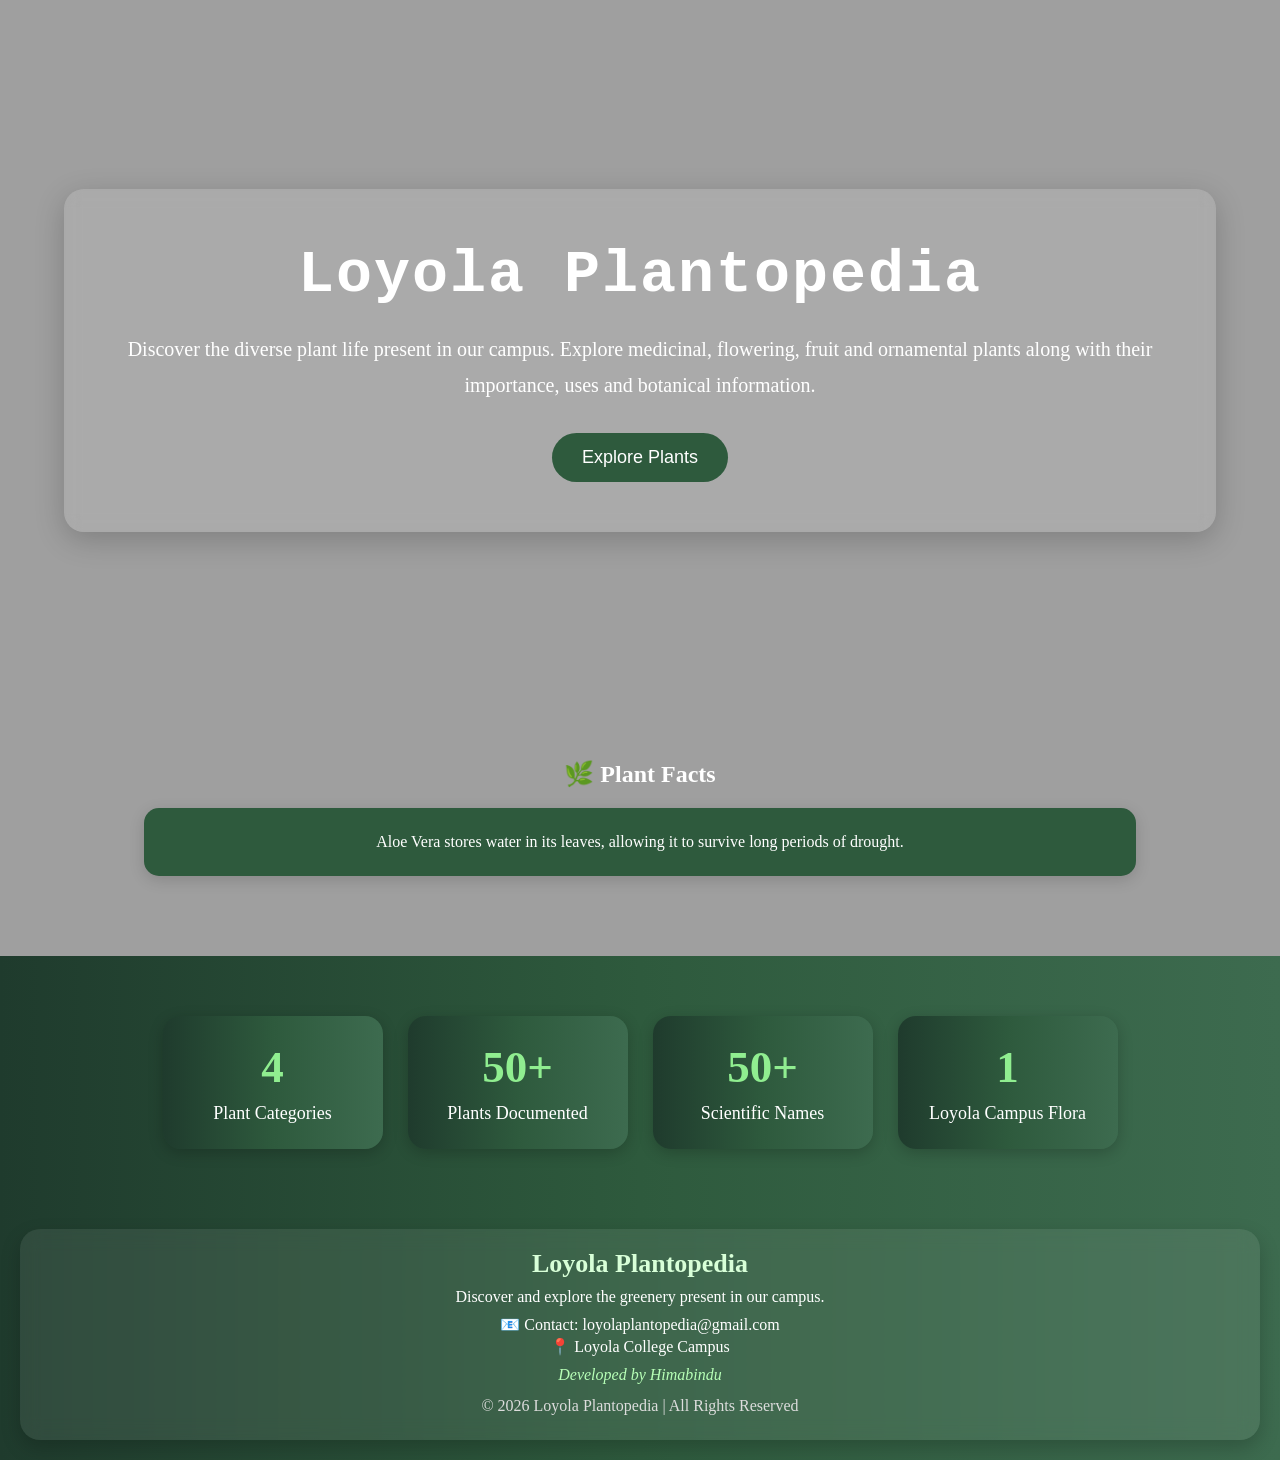
<file: index.html>
<!DOCTYPE html>
<html>
<head>
    <title>College Greenary</title>
    <link rel="stylesheet" href="style.css">
    

<body>

    <!-- Hero Section -->
<div class="landing-section">      
<section class="hero">

    <div class="overlay">

       <h2>Loyola Plantopedia</h2>

        <p>
    Discover the diverse plant life present in our campus.
    Explore medicinal, flowering, fruit and ornamental plants
    along with their importance, uses and botanical information.
</p>

        <a href="plants.html">
    <button id="exploreBtn">Explore Plants</button>
    </a>
    </div>

</section>

<section class="plant-facts">

    <h2>🌿 Plant Facts</h2>

    <div class="fact-box">
        <p id="fact-text">
            Aloe Vera stores water in its leaves, allowing it to survive long periods of drought.
        </p>
    </div>

</section>
</div>
    

<section class="stats">

    <div class="stat-card">
        <h2>4</h2>
        <p>Plant Categories</p>
    </div>

    <div class="stat-card">
        <h2>50+</h2>
        <p>Plants Documented</p>
    </div>

    <div class="stat-card">
        <h2>50+</h2>
        <p>Scientific Names</p>
    </div>

    <div class="stat-card">
        <h2>1</h2>
        <p>Loyola Campus Flora</p>
    </div>

</section>


    <script src="script.js">
    </script>

    <!-- Footer Section -->

<footer>

    <div class="footer-content">

        <h3>Loyola Plantopedia</h3>

        <p>
            Discover and explore the greenery present in our campus.
        </p>

        <div class="contact">

            <p>📧 Contact: loyolaplantopedia@gmail.com</p>

            <p>📍 Loyola College Campus</p>

        </div>

        <div class="developer">

            <p>Developed by Himabindu</p>
        </div>

        <div class="copyright">

            <p>© 2026 Loyola Plantopedia | All Rights Reserved</p>

        </div>

    </div>

</footer>
</body>
</html>
</file>
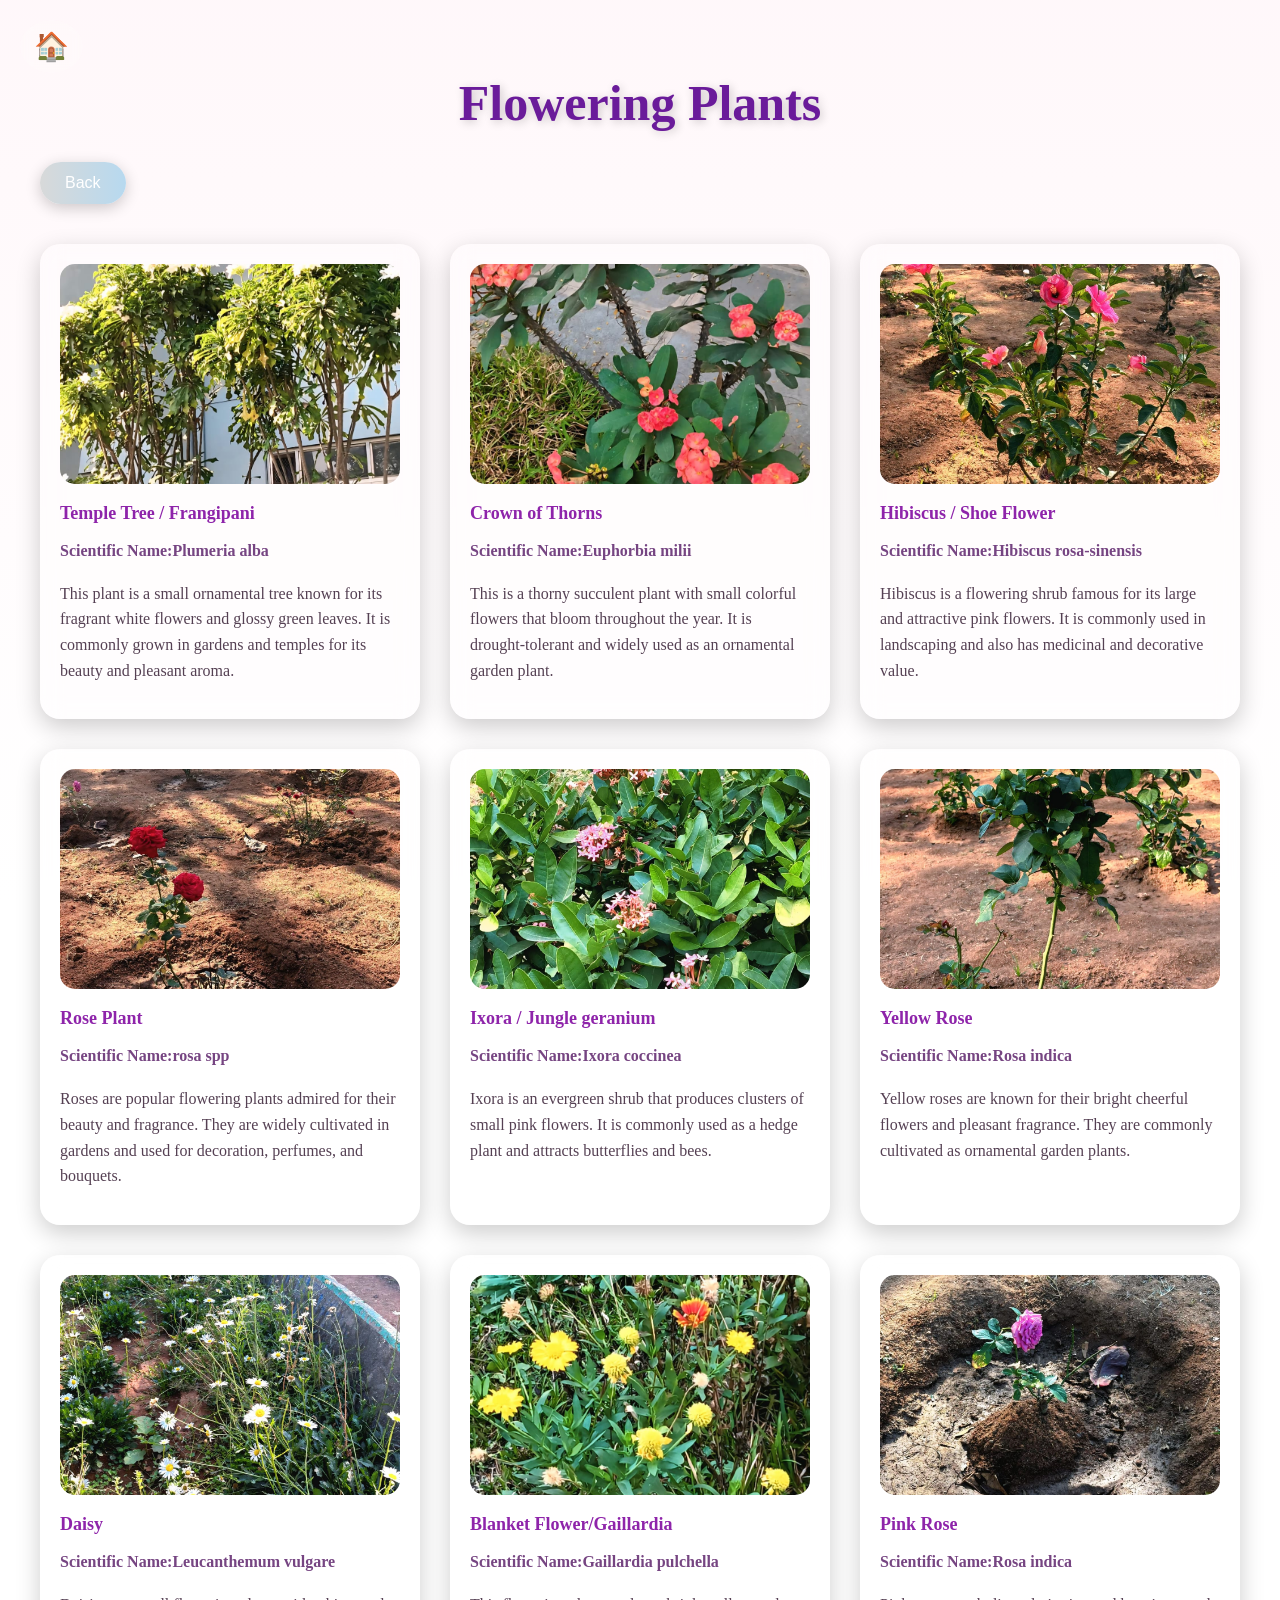
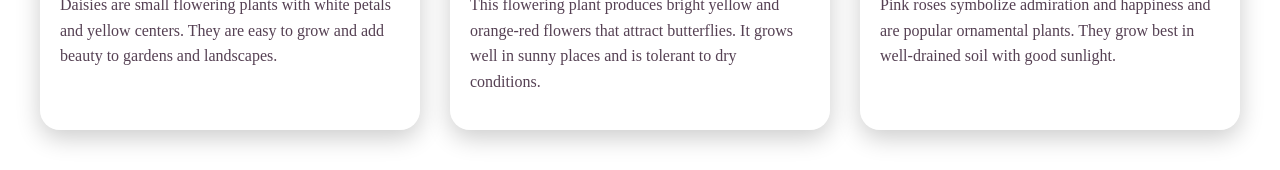
<file: flowering.html>
<!DOCTYPE html>
<html lang="en">

<head>
    <meta charset="UTF-8">
    <meta name="viewport" content="width=device-width, initial-scale=1.0">
    <title>Flowering Plants</title>

    <style>

        body{
    margin:0;
    padding:40px;
    font-family:cursive;

    background:
    linear-gradient(rgba(255,240,245,0.5),
    rgba(255,255,255,0.5)),
    url("https://images.unsplash.com/photo-1490750967868-88aa4486c946?q=80&w=1974&auto=format&fit=crop");

    background-size:cover;
    background-position:center;
    background-attachment:fixed;
}
        h1{
    text-align:center;
    font-size:50px;
    color:#6a1b9a;
    margin-bottom:30px;
    text-shadow:2px 2px 10px rgba(0,0,0,0.2);
}
       .gallery{
    display:grid;
    grid-template-columns:repeat(auto-fit,minmax(280px,1fr));
    gap:30px;
}

        .plant-box{
    background:rgba(255,255,255,0.25);
    backdrop-filter:blur(10px);

    border-radius:20px;
    padding:20px;

    box-shadow:0 8px 25px rgba(0,0,0,0.2);

    transition:0.4s;
}
.plant-box:hover{
    transform:translateY(-10px) scale(1.02);
}
        .plant-box img{
    width:100%;
    height:220px;
    object-fit:cover;
    border-radius:15px;
}
.plant-box h3{
    font-size:large;
    color:#8e24aa;
    margin-top:15px;
}
.plant-box h4{
    color:#764582;
    margin-top:15px;
}

.plant-box p{
    color:#554053;
    line-height:1.6;
}
        .back button{
    padding:12px 25px;
    border:none;
    border-radius:30px;
    margin-bottom:40px;
    background:linear-gradient(to right,#d8d9d9,#b7d9ef);

    color:white;
    font-size:16px;
    cursor:pointer;

    box-shadow:0 4px 15px rgba(0,0,0,0.2);
}
.home-icon{
    position:fixed;
    top:20px;
    left:20px;

    text-decoration:none;
    font-size:28px;

    background:rgba(255,255,255,0.15);
    backdrop-filter:blur(6px);

    padding:10px 14px;
    border-radius:50%;

    transition:0.3s;
    z-index:1000;
}

.home-icon:hover{
    transform:scale(1.1);
    background:rgba(255,255,255,0.25);
}

.modal {
    display: none;
    position: fixed;
    z-index: 999;
    left: 0;
    top: 0;
    width: 100%;
    height: 100%;
    background: rgba(0,0,0,0.85);
    justify-content: center;
    align-items: center;
    flex-direction: column;
}

.modal img {
    width:auto;
    height: auto;
    max-width: 90vw;
    max-height: 70vh;
    object-fit: contain;
    border-radius: 12px;
}

.close {
    position: absolute;
    top: 20px;
    right: 30px;
    font-size: 35px;
    color: white;
    cursor: pointer;
}

    </style>

</head>

<body>

    <h1>Flowering Plants</h1>

    <a href="plants.html" class="back">
        <button>Back</button>
    </a>
    <a href="index.html" class="home-icon">🏠</a>
    <div class="gallery">

        <div class="plant-box">
            
            <img src="images/temple tree.jpeg" data-location="Near Inigo Block" class="plant-img">
            <h3>Temple Tree / Frangipani</h3>
            <h4>Scientific Name:Plumeria alba</h4>
            <p>This plant is a small ornamental tree known for its fragrant white flowers and glossy green leaves. 
                It is commonly grown in gardens and temples for its beauty and pleasant aroma.</p>

        </div>
        
        <div class="plant-box">

            <img src="images/crown of thorns.jpeg" data-location="Near Inigo Block" class="plant-img">
            <h3>Crown of Thorns</h3>
            <h4>Scientific Name:Euphorbia milii</h4>
            <p>This is a thorny succulent plant with small colorful flowers that bloom throughout the year. It is drought-tolerant and widely used as an ornamental garden plant.
            </p>

        </div>

        <div class="plant-box">

            <img src="images/hibiscus.jpeg" data-location="Near Inigo Block" class="plant-img">
            <h3>Hibiscus / Shoe Flower</h3>
            <h4>Scientific Name:Hibiscus rosa-sinensis</h4>
            <p>Hibiscus is a flowering shrub famous for its large and attractive pink flowers. It is commonly used in landscaping and also has medicinal and decorative value.</p>

        </div>

        <div class="plant-box">

            <img src="images/rose plant.jpeg" data-location="Near Inigo Block" class="plant-img">
            <h3>Rose Plant</h3>
            <h4>Scientific Name:rosa spp</h4>
            <p>Roses are popular flowering plants admired for their beauty and fragrance. They are widely cultivated in gardens and used for decoration, perfumes, and bouquets.</p>

        </div>
        <div class="plant-box">

            <img src="images/ixora.jpeg" data-location="Near Inigo Block" class="plant-img">
            <h3>Ixora / Jungle geranium</h3>
            <h4>Scientific Name:Ixora coccinea</h4>
            <p>Ixora is an evergreen shrub that produces clusters of small pink flowers. It is commonly used as a hedge plant and attracts butterflies and bees.</p>

        </div>
        <div class="plant-box">

            <img src="images/yellow rose.jpeg" data-location="Near Inigo Block" class="plant-img">
            <h3>Yellow Rose</h3>
            <h4>Scientific Name:Rosa indica</h4>
            <p>Yellow roses are known for their bright cheerful flowers and pleasant fragrance. They
 are commonly cultivated as ornamental garden plants.</p>
        </div>
        <div class="plant-box">

            <img src="images/daisy.jpeg" data-location="Near Inigo Block" class="plant-img">
            <h3>Daisy</h3>
            <h4>Scientific Name:Leucanthemum vulgare</h4>
            <p>Daisies are small flowering plants with white petals and yellow centers. They are easy to grow and add beauty to gardens and landscapes.</p>

        </div>
        <div class="plant-box">

            <img src="images/blanket flower.jpeg" data-location="Near Inigo Block" class="plant-img">
            <h3>Blanket Flower/Gaillardia</h3>
            <h4>Scientific Name:Gaillardia pulchella</h4>
            <p>This flowering plant produces bright yellow and orange-red flowers that attract butterflies. It grows well in sunny places and is tolerant to dry conditions.</p>
        </div>
        <div class="plant-box">

            <img src="images/pink rose.jpeg" data-location="Near Inigo Block" class="plant-img">
            <h3>Pink Rose</h3>
            <h4>Scientific Name:Rosa indica</h4>
            <p>Pink roses symbolize admiration and happiness and are popular ornamental plants. They grow best in well-drained soil with good sunlight.</p>
        </div>
        
    </div>

    <div id="modal" class="modal">
    <span class="close" onclick="closeModal()">&times;</span>

    <img id="modal-img">

    <p id="plant-location" style="color:white; font-size:20px; margin-top:15px;"></p>
    </div>


    <script>
document.addEventListener("DOMContentLoaded", function () {

    const modal = document.getElementById("modal");
    const modalImg = document.getElementById("modal-img");
    const locationText = document.getElementById("plant-location");

    const images = document.querySelectorAll(".plant-img");

    images.forEach(img => {
        img.addEventListener("click", function () {
            modal.style.display = "flex";
            modalImg.src = this.src;

            const loc = this.getAttribute("data-location");
            locationText.textContent = loc ? "Location: " + loc : "Location not available";
        });
    });

    window.closeModal = function () {
        modal.style.display = "none";
    };

    window.onclick = function (e) {
        if (e.target === modal) {
            modal.style.display = "none";
        }
    };

});
</script>

</body>

</html>
</file>
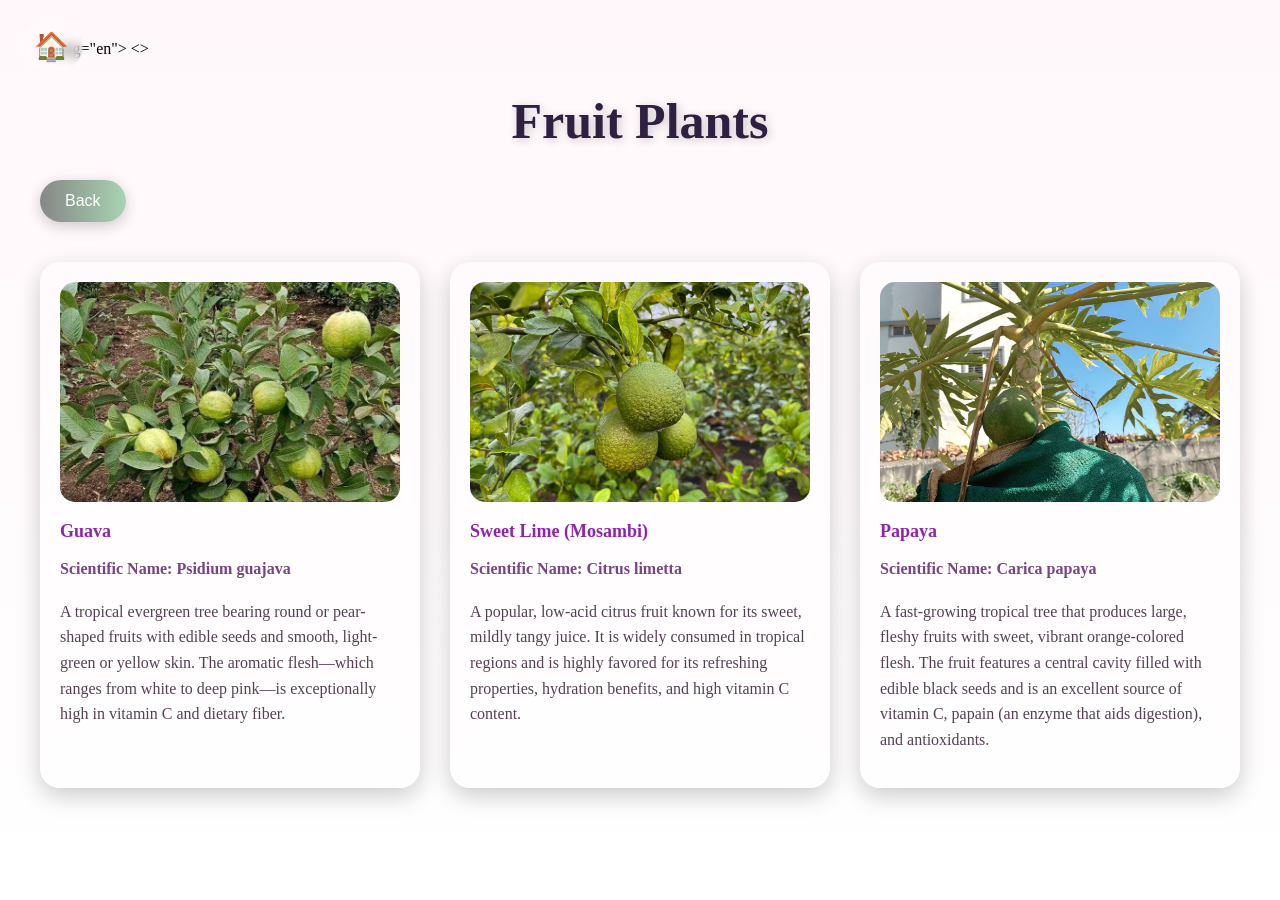
<file: fruits.html>
<!DOCTYPE html>
< lang="en">

<head>
    <meta charset="UTF-8">
    <meta name="viewport" content="width=device-width, initial-scale=1.0">
    <title>Flowering Plants</title>

    <style>

        body{
    margin:0;
    padding:40px;
    font-family:cursive;

    background:
    linear-gradient(rgba(255,240,245,0.5),
    rgba(255,255,255,0.5)),
    url("https://images.unsplash.com/photo-1610832958506-aa56368176cf?q=80&w=1974&auto=format&fit=crop");

    background-size:cover;
    background-position:center;
    background-attachment:fixed;
}
        h1{
    text-align:center;
    font-size:50px;
    color:#2f2041;
    margin-bottom:30px;
    text-shadow:2px 2px 10px rgba(0,0,0,0.2);
}
       .gallery{
    display:grid;
    grid-template-columns:repeat(auto-fit,minmax(280px,1fr));
    gap:30px;
}

        .plant-box{
    background:rgba(255,255,255,0.25);
    backdrop-filter:blur(10px);

    border-radius:20px;
    padding:20px;

    box-shadow:0 8px 25px rgba(0,0,0,0.2);

    transition:0.4s;
}
.plant-box:hover{
    transform:translateY(-10px) scale(1.02);
}
        .plant-box img{
    width:100%;
    height:220px;
    object-fit:cover;
    border-radius:15px;
}
.plant-box h3{
    font-size:large;
    color:#8e24aa;
    margin-top:15px;
}
.plant-box h4{
    color:#764582;
    margin-top:15px;
}

.plant-box p{
    color:#554053;
    line-height:1.6;
}
        .back button{
    padding:12px 25px;
    border:none;
    border-radius:30px;
    margin-bottom:40px;
    background:linear-gradient(to right,#878787,#a7d3b1);

    color:white;
    font-size:16px;
    cursor:pointer;

    box-shadow:0 4px 15px rgba(0,0,0,0.2);
}

.home-icon{
    position:fixed;
    top:20px;
    left:20px;

    text-decoration:none;
    font-size:28px;

    background:rgba(255,255,255,0.15);
    backdrop-filter:blur(6px);

    padding:10px 14px;
    border-radius:50%;

    transition:0.3s;
    z-index:1000;
}

.home-icon:hover{
    transform:scale(1.1);
    background:rgba(255,255,255,0.25);
}

.modal {
    display: none;
    position: fixed;
    z-index: 999;
    left: 0;
    top: 0;
    width: 100%;
    height: 100%;
    background: rgba(0,0,0,0.85);
    justify-content: center;
    align-items: center;
    flex-direction: column;
}

.modal img {
    width:auto;
    height: auto;
    max-width: 90vw;
    max-height: 70vh;
    object-fit: contain;
    border-radius: 12px;
}

.close {
    position: absolute;
    top: 20px;
    right: 30px;
    font-size: 35px;
    color: white;
    cursor: pointer;
}

    </style>

</head>

<>

    <h1>Fruit Plants</h1>

    <a href="plants.html" class="back">
        <button>Back</button>
    </a>
    <a href="index.html" class="home-icon">🏠</a>
    <div class="gallery">

        <div class="plant-box">

            <img src="images/guava.jpeg" data-location="Near Inigo Block" class="plant-img">
            <h3>Guava</h3>
            <h4>Scientific Name: Psidium guajava</h4>
            <p> A tropical evergreen tree bearing round or pear-shaped fruits with edible seeds and smooth, light-green or yellow skin. The aromatic flesh—which ranges from white to deep pink—is exceptionally high in vitamin C and dietary fiber.</p>
        </div>
        <div class="plant-box">
            <img src="images/sweet lime.jpeg" data-location="Near Inigo Block" class="plant-img">
            <h3>Sweet Lime (Mosambi)</h3>
            <h4>Scientific Name: Citrus limetta</h4>
            <p> A popular, low-acid citrus fruit known for its sweet, mildly tangy juice. It is widely consumed in tropical regions and is highly favored for its refreshing properties, hydration benefits, and high vitamin C content.</p>
        </div>
        <div class="plant-box">
            <img src="images/papaya.jpeg" data-location="Near Inigo Block" class="plant-img">
            <h3>Papaya</h3>
            <h4>Scientific Name: Carica papaya</h4>
            <p> A fast-growing tropical tree that produces large, fleshy fruits with sweet, vibrant orange-colored flesh. The fruit features a central cavity filled with edible black seeds and is an excellent source of vitamin C, papain (an enzyme that aids digestion), and antioxidants.</p>
        </div>
        
    </div>
<div id="modal" class="modal">
    <span class="close" onclick="closeModal()">&times;</span>

    <img id="modal-img">

    <p id="plant-location" style="color:white; font-size:20px; margin-top:15px;"></p>
    </div>


    <script>
document.addEventListener("DOMContentLoaded", function () {

    const modal = document.getElementById("modal");
    const modalImg = document.getElementById("modal-img");
    const locationText = document.getElementById("plant-location");

    const images = document.querySelectorAll(".plant-img");

    images.forEach(img => {
        img.addEventListener("click", function () {
            modal.style.display = "flex";
            modalImg.src = this.src;

            const loc = this.getAttribute("data-location");
            locationText.textContent = loc ? "Location: " + loc : "Location not available";
        });
    });

    window.closeModal = function () {
        modal.style.display = "none";
    };

    window.onclick = function (e) {
        if (e.target === modal) {
            modal.style.display = "none";
        }
    };

});
</script>

</body>

</html>
</file>
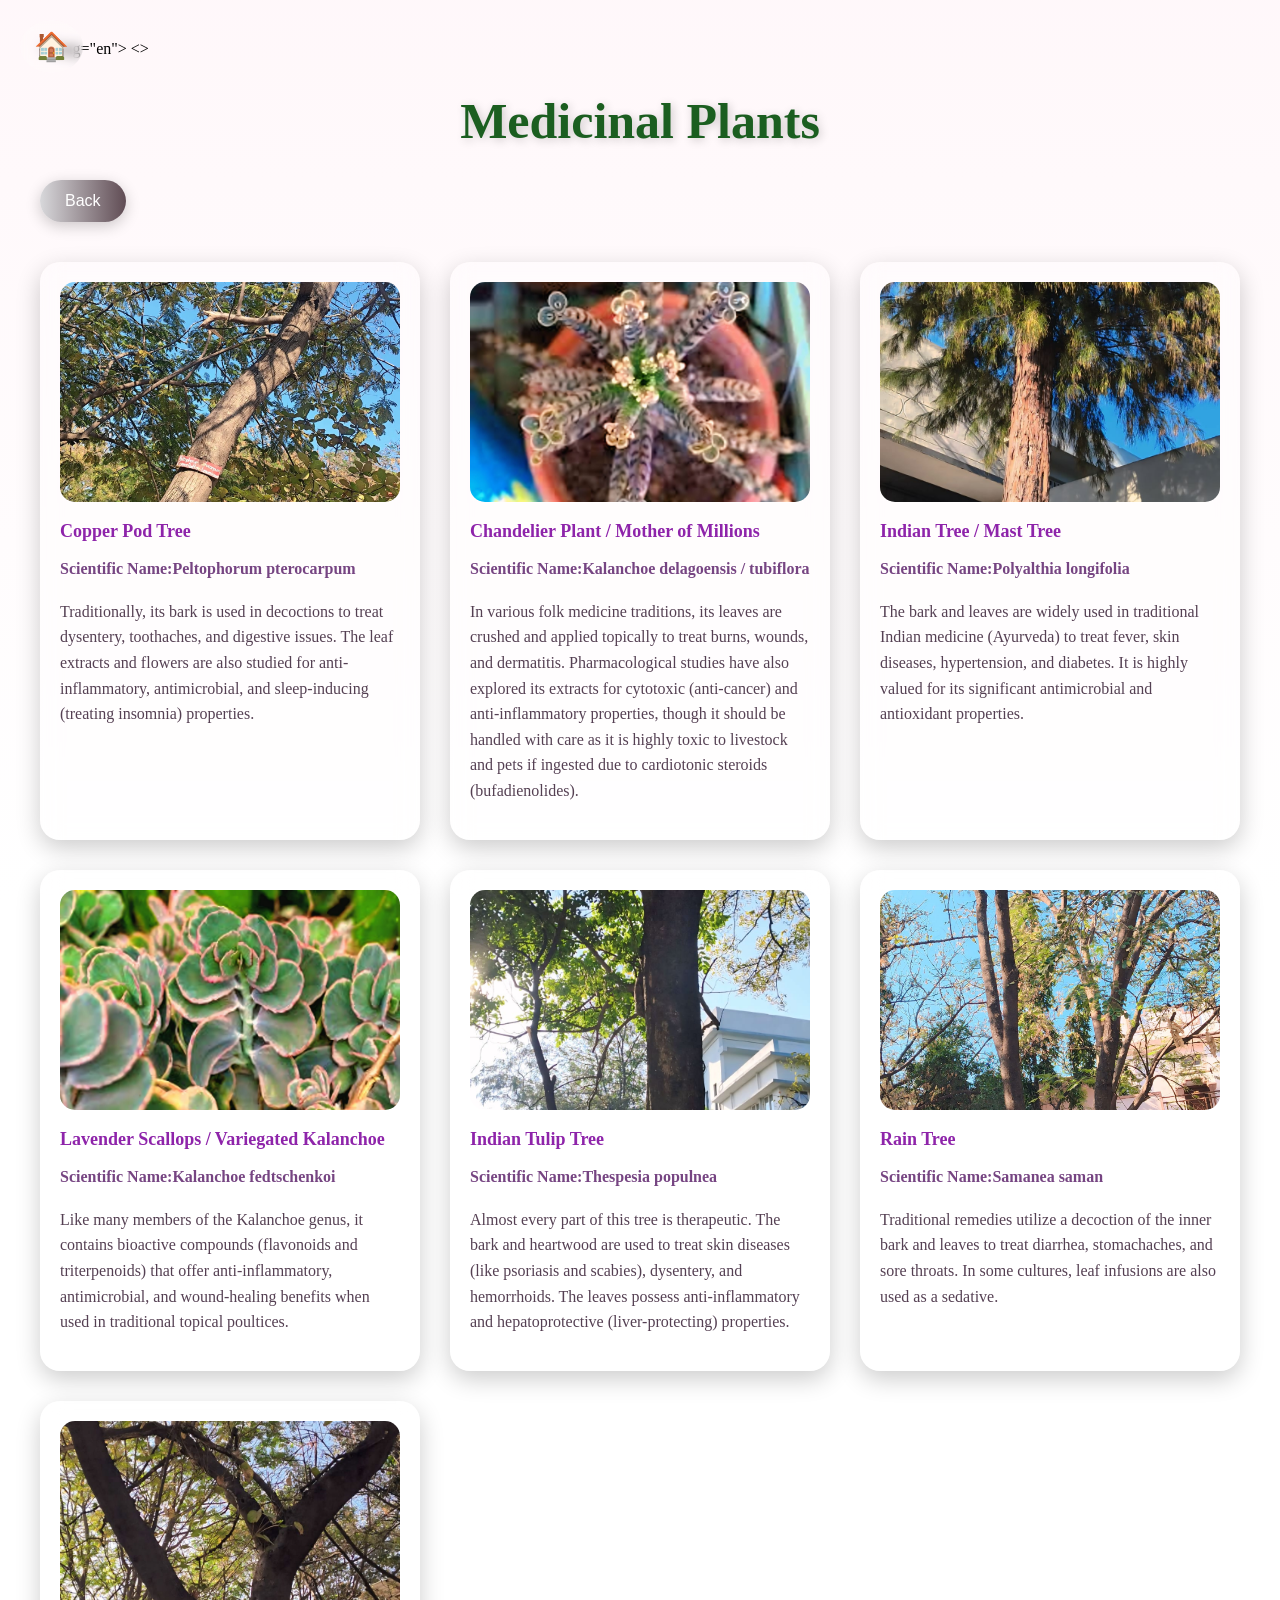
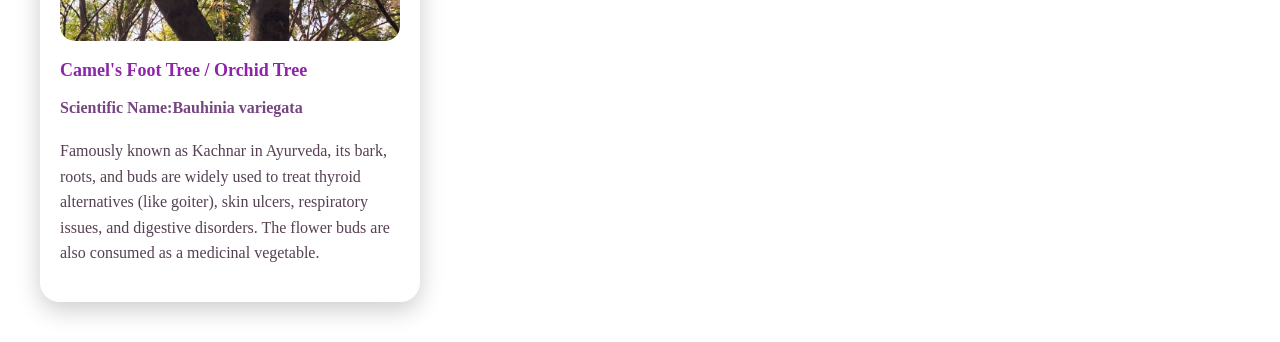
<file: medicinal.html>
<!DOCTYPE html>
< lang="en">

<head>
    <meta charset="UTF-8">
    <meta name="viewport" content="width=device-width, initial-scale=1.0">
    <title>Flowering Plants</title>

    <style>

        body{
    margin:0;
    padding:40px;
    font-family:cursive;

    background:
    linear-gradient(rgba(255,240,245,0.5),
    rgba(255,255,255,0.5)),
    url("https://images.unsplash.com/photo-1515586000433-45406d8e6662?q=80&w=1974&auto=format&fit=crop");
    background-size:cover;
    background-position:center;
    background-attachment:fixed;
}
        h1{
    text-align:center;
    font-size:50px;
    color:#1b5e20;
    margin-bottom:30px;
    text-shadow:2px 2px 10px rgba(0,0,0,0.2);
}
       .gallery{
    display:grid;
    grid-template-columns:repeat(auto-fit,minmax(280px,1fr));
    gap:30px;
}

        .plant-box{
    background:rgba(255,255,255,0.25);
    backdrop-filter:blur(10px);

    border-radius:20px;
    padding:20px;

    box-shadow:0 8px 25px rgba(0,0,0,0.2);

    transition:0.4s;
}
.plant-box:hover{
    transform:translateY(-10px) scale(1.02);
}
        .plant-box img{
    width:100%;
    height:220px;
    object-fit:cover;
    border-radius:15px;
}
.plant-box h3{
    font-size:large;
    color:#8e24aa;
    margin-top:15px;
}
.plant-box h4{
    color:#764582;
    margin-top:15px;
}

.plant-box p{
    color:#554053;
    line-height:1.6;
}
        .back button{
    padding:12px 25px;
    border:none;
    border-radius:30px;
    margin-bottom:40px;
    background:linear-gradient(to right,#d8d8db,#604c54);

    color:white;
    font-size:16px;
    cursor:pointer;

    box-shadow:0 4px 15px rgba(0,0,0,0.2);
}
.home-icon{
    position:fixed;
    top:20px;
    left:20px;

    text-decoration:none;
    font-size:28px;

    background:rgba(255,255,255,0.15);
    backdrop-filter:blur(6px);

    padding:10px 14px;
    border-radius:50%;

    transition:0.3s;
    z-index:1000;
}

.home-icon:hover{
    transform:scale(1.1);
    background:rgba(255,255,255,0.25);
}

.modal {
    display: none;
    position: fixed;
    z-index: 999;
    left: 0;
    top: 0;
    width: 100%;
    height: 100%;
    background: rgba(0,0,0,0.85);
    justify-content: center;
    align-items: center;
    flex-direction: column;
}

.modal img {
    width:auto;
    height: auto;
    max-width: 90vw;
    max-height: 70vh;
    object-fit: contain;
    border-radius: 12px;
}

.close {
    position: absolute;
    top: 20px;
    right: 30px;
    font-size: 35px;
    color: white;
    cursor: pointer;
}

    </style>

</head>

<>

    <h1>Medicinal Plants</h1>

    <a href="plants.html" class="back">
        <button>Back</button>
    </a>
    <a href="index.html" class="home-icon">🏠</a>
    <div class="gallery">

        
        <div class="plant-box">
            <img src="images/copper pod tree.jpeg" data-location="Near Inigo Block" class="plant-img">
            <h3>Copper Pod Tree</h3>
            <h4>Scientific Name:Peltophorum pterocarpum</h4>
            <p> Traditionally, its bark is used in decoctions to treat dysentery, toothaches, and digestive issues. The leaf extracts and flowers are also studied for anti-inflammatory, antimicrobial, and sleep-inducing (treating insomnia) properties.</p>
        </div>
         <div class="plant-box">
            <img src="images/chandelier plant.jpeg" data-location="Near Inigo Block" class="plant-img">
            <h3>Chandelier Plant / Mother of Millions </h3>
            <h4>Scientific Name:Kalanchoe delagoensis / tubiflora</h4>
            <p>In various folk medicine traditions, its leaves are crushed and applied topically to treat burns, wounds, and dermatitis. Pharmacological studies have also explored its extracts for cytotoxic (anti-cancer) and anti-inflammatory properties, though it should be handled with care as it is highly toxic to livestock and pets if ingested due to cardiotonic steroids (bufadienolides).</p>
        </div>
         <div class="plant-box">
            <img src="images/indian tree.jpeg" data-location="Near Inigo Block" class="plant-img">
            <h3>Indian Tree / Mast Tree </h3>
            <h4>Scientific Name:Polyalthia longifolia</h4>
            <p>The bark and leaves are widely used in traditional Indian medicine (Ayurveda) to treat fever, skin diseases, hypertension, and diabetes. It is highly valued for its significant antimicrobial and antioxidant properties.</p>
        </div>
         <div class="plant-box">
            <img src="images/lavender scallops.jpeg" data-location="Near Inigo Block" class="plant-img">
            <h3> Lavender Scallops / Variegated Kalanchoe</h3>
            <h4>Scientific Name:Kalanchoe fedtschenkoi</h4>
            <p> Like many members of the Kalanchoe genus, it contains bioactive compounds (flavonoids and triterpenoids) that offer anti-inflammatory, antimicrobial, and wound-healing benefits when used in traditional topical poultices.</p>
        </div>
         <div class="plant-box">
            <img src="images/indian tulip tree.jpeg" data-location="Near Inigo Block" class="plant-img">
            <h3>Indian Tulip Tree </h3>
            <h4>Scientific Name:Thespesia populnea</h4>
            <p> Almost every part of this tree is therapeutic. The bark and heartwood are used to treat skin diseases (like psoriasis and scabies), dysentery, and hemorrhoids. The leaves possess anti-inflammatory and hepatoprotective (liver-protecting) properties.</p>
        </div>
         <div class="plant-box">
            <img src="images/Rain tree.jpeg" data-location="Near Inigo Block" class="plant-img">
            <h3> Rain Tree</h3>
            <h4>Scientific Name:Samanea saman</h4>
            <p>Traditional remedies utilize a decoction of the inner bark and leaves to treat diarrhea, stomachaches, and sore throats. In some cultures, leaf infusions are also used as a sedative.</p>
        </div>
         <div class="plant-box">
            <img src="images/camel foot tree.jpeg" data-location="Near Inigo Block" class="plant-img">
            <h3>Camel's Foot Tree / Orchid Tree</h3>
            <h4>Scientific Name:Bauhinia variegata</h4>
            <p>Famously known as Kachnar in Ayurveda, its bark, roots, and buds are widely used to treat thyroid alternatives (like goiter), skin ulcers, respiratory issues, and digestive disorders. The flower buds are also consumed as a medicinal vegetable.</p>
        </div>
        
    </div>

     <div id="modal" class="modal">
    <span class="close" onclick="closeModal()">&times;</span>

    <img id="modal-img">

    <p id="plant-location" style="color:white; font-size:20px; margin-top:15px;"></p>
    </div>


    <script>
document.addEventListener("DOMContentLoaded", function () {

    const modal = document.getElementById("modal");
    const modalImg = document.getElementById("modal-img");
    const locationText = document.getElementById("plant-location");

    const images = document.querySelectorAll(".plant-img");

    images.forEach(img => {
        img.addEventListener("click", function () {
            modal.style.display = "flex";
            modalImg.src = this.src;

            const loc = this.getAttribute("data-location");
            locationText.textContent = loc ? "Location: " + loc : "Location not available";
        });
    });

    window.closeModal = function () {
        modal.style.display = "none";
    };

    window.onclick = function (e) {
        if (e.target === modal) {
            modal.style.display = "none";
        }
    };

});
</script>

</body>

</html>
</file>
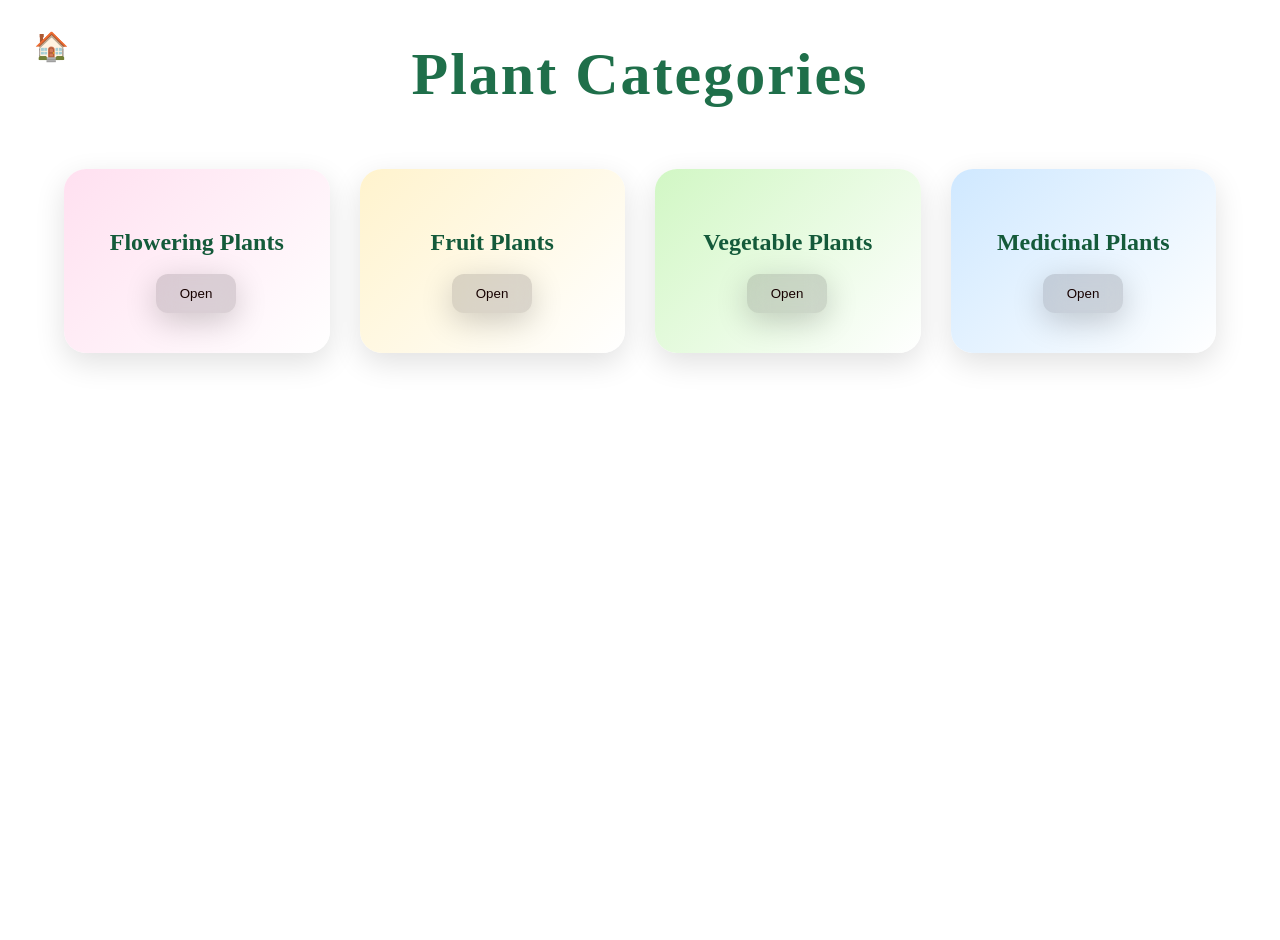
<file: plants.html>
<!DOCTYPE html>
<html lang="en">

<head>
    <meta charset="UTF-8">
    <meta name="viewport" content="width=device-width, initial-scale=1.0">
    <title>Plant Categories</title>

    <style>
body {
    margin: 0;
    padding: 0;
    font-family: Poppins, sans-serif;

    /* Brighter background */
    background-image:
        linear-gradient(
        rgba(255,255,255,0.1),
        rgba(255,255,255,0.1) 
        ),
        url('https://images.unsplash.com/photo-1463936575829-25148e1db1b8');

    background-size: cover;
    background-position: center;
    background-attachment: fixed;

    min-height: 100vh;
}

/* Title */
h1 {
    font-family: fantasy;
    text-align: center;
    margin-top: 40px;
    font-size: 60px;
    color: #1f6f4a;
    letter-spacing: 2px;
}

/* Grid */
.container {
    width: 90%;
    margin: 60px auto;
    display: grid;
    grid-template-columns: repeat(auto-fit, minmax(240px, 1fr));
    gap: 30px;
}

/* Base Card */
.card {
    padding: 40px 25px;
    border-radius: 22px;
    text-align: center;
    box-shadow: 0 10px 30px rgba(0,0,0,0.12);
    transition: 0.3s ease;
    backdrop-filter: blur(6px);
}

/* Hover effect */
.card:hover {
    transform: translateY(-12px);
    box-shadow: 0 15px 40px rgba(0,0,0,0.18);
}

/* Card colors (each category different) */
.card:nth-child(1) {
    background: linear-gradient(135deg, #ffe0f0, #ffffff);
}

.card:nth-child(2) {
    background: linear-gradient(135deg, #fff3cd, #ffffff);
}

.card:nth-child(3) {
    background: linear-gradient(135deg, #d1f7c4, #ffffff);
}

.card:nth-child(4) {
    background: linear-gradient(135deg, #cfe8ff, #ffffff);
}

.card:nth-child(5) {
    background: linear-gradient(135deg, #e6d6ff, #ffffff);
}

/* Heading inside cards */
.card h2 {
    color: #145a3a;
    margin-bottom: 18px;
    font-family: cursive;
}

/* Button */
 .glass-btn {
      padding: 12px 24px;
      border:none;
      border-radius: 12px;
      color: rgb(23, 1, 1);
      background: rgba(8, 0, 8, 0.15);
      backdrop-filter: blur(10px);
      box-shadow: 0 8px 32px rgba(0,0,0,0.2);
      cursor: pointer;
      transition: 0.3s;
    }

    .glass-btn:hover {
      transform: scale(1.05);
    }
    
    .home-icon{
    position:fixed;
    top:20px;
    left:20px;

    text-decoration:none;
    font-size:28px;

    background:rgba(255,255,255,0.15);
    backdrop-filter:blur(6px);

    padding:10px 14px;
    border-radius:50%;

    transition:0.3s;
    z-index:1000;
}

.home-icon:hover{
    transform:scale(1.1);
    background:rgba(255,255,255,0.25);
}
</style>
</head>
<body>

    <h1>Plant Categories</h1>
    <a href="index.html" class="home-icon">🏠</a>
    <div class="container">

        <div class="card">
            <h2>Flowering Plants</h2>

            <a href="flowering.html">
                <button class="glass-btn">Open</button>
            </a>
        </div>

        <div class="card">
            <h2>Fruit Plants</h2>

            <a href="fruits.html">
                <button class="glass-btn">Open</button>
            </a>
        </div>

        <div class="card">
            <h2>Vegetable Plants</h2>

            <a href="vegetables.html">
                <button class="glass-btn">Open</button>
            </a>
        </div>

        <div class="card">
            <h2>Medicinal Plants</h2>

            <a href="medicinal.html">
                <button class="glass-btn">Open</button>
            </a>
        </div>

    

    </div>

</body>

</html>
</file>
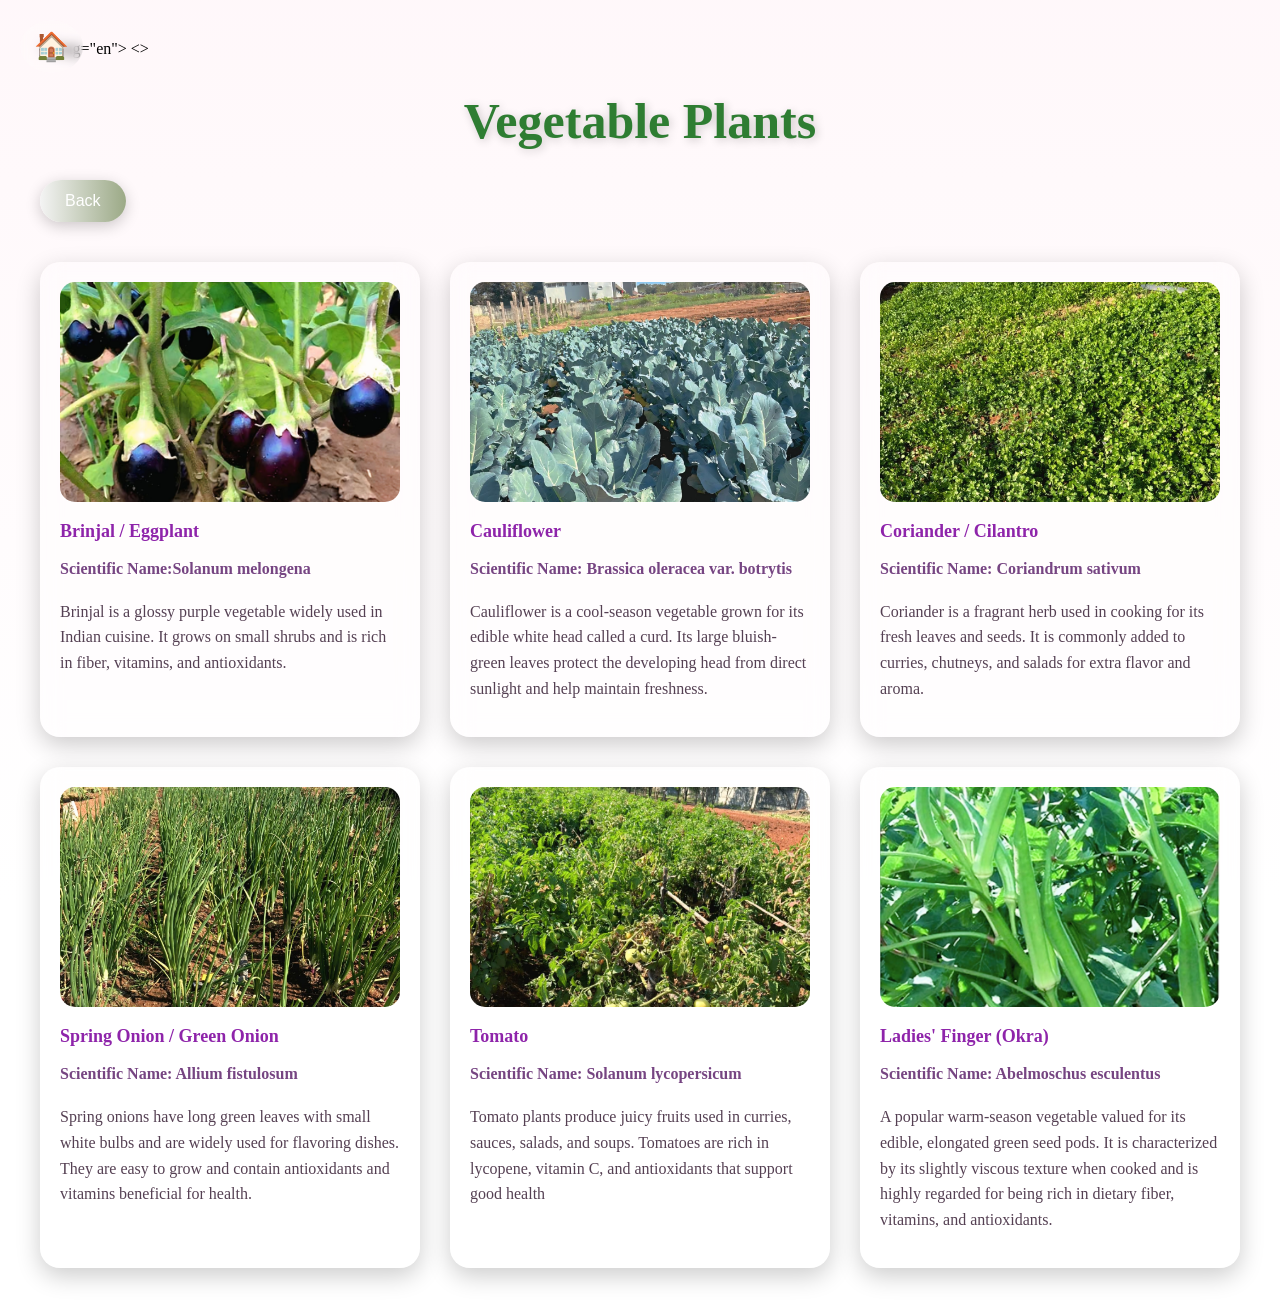
<file: vegetables.html>
<!DOCTYPE html>
< lang="en">

<head>
    <meta charset="UTF-8">
    <meta name="viewport" content="width=device-width, initial-scale=1.0">
    <title>Flowering Plants</title>

    <style>

        body{
    margin:0;
    padding:40px;
    font-family:cursive;

    background:
    linear-gradient(rgba(255,240,245,0.5),
    rgba(255,255,255,0.5)),
    url("https://images.unsplash.com/photo-1542838132-92c53300491e?q=80&w=1974&auto=format&fit=crop");
    background-size:cover;
    background-position:center;
    background-attachment:fixed;
}
        h1{
    text-align:center;
    font-size:50px;
    color:#2e7d32;
    margin-bottom:30px;
    text-shadow:2px 2px 10px rgba(0,0,0,0.2);
}
       .gallery{
    display:grid;
    grid-template-columns:repeat(auto-fit,minmax(280px,1fr));
    gap:30px;
}

        .plant-box{
    background:rgba(255,255,255,0.25);
    backdrop-filter:blur(10px);

    border-radius:20px;
    padding:20px;

    box-shadow:0 8px 25px rgba(0,0,0,0.2);

    transition:0.4s;
}
.plant-box:hover{
    transform:translateY(-10px) scale(1.02);
}
        .plant-box img{
    width:100%;
    height:220px;
    object-fit:cover;
    border-radius:15px;
}
.plant-box h3{
    font-size:large;
    color:#8e24aa;
    margin-top:15px;
}
.plant-box h4{
    color:#764582;
    margin-top:15px;
}

.plant-box p{
    color:#554053;
    line-height:1.6;
}
        .back button{
    padding:12px 25px;
    border:none;
    border-radius:30px;
    margin-bottom:40px;
    background:linear-gradient(to right,#f4f4f4,#9ba986);

    color:white;
    font-size:16px;
    cursor:pointer;

    box-shadow:0 4px 15px rgba(0,0,0,0.2);
}

.home-icon{
    position:fixed;
    top:20px;
    left:20px;

    text-decoration:none;
    font-size:28px;

    background:rgba(255,255,255,0.15);
    backdrop-filter:blur(6px);

    padding:10px 14px;
    border-radius:50%;

    transition:0.3s;
    z-index:1000;
}

.home-icon:hover{
    transform:scale(1.1);
    background:rgba(255,255,255,0.25);
}

.modal {
    display: none;
    position: fixed;
    z-index: 999;
    left: 0;
    top: 0;
    width: 100%;
    height: 100%;
    background: rgba(0,0,0,0.85);
    justify-content: center;
    align-items: center;
    flex-direction: column;
}

.modal img {
    width:auto;
    height: auto;
    max-width: 90vw;
    max-height: 70vh;
    object-fit: contain;
    border-radius: 12px;
}

.close {
    position: absolute;
    top: 20px;
    right: 30px;
    font-size: 35px;
    color: white;
    cursor: pointer;
}

    </style>

</head>

<>

    <h1>Vegetable Plants</h1>

    <a href="plants.html" class="back">
        <button>Back</button>
    </a>
    <a href="index.html" class="home-icon">🏠</a>
    <div class="gallery">

        <div class="plant-box">

            <img src="images/brinjal.jpeg" data-location="Near Inigo Block" class="plant-img">
            <h3>Brinjal / Eggplant</h3>
            <h4>Scientific Name:Solanum melongena</h4>
            <p>Brinjal is a glossy purple vegetable widely used in Indian cuisine. It grows on small shrubs and is rich in fiber, vitamins, and antioxidants.</p>

        </div>
        
        <div class="plant-box">
            <img src="images/cauliflower.jpeg" data-location="Near Inigo Block" class="plant-img">
            <h3>Cauliflower</h3>
            <h4>Scientific Name: Brassica oleracea var. botrytis</h4>
            <p>Cauliflower is a cool-season vegetable grown for its edible white head called a curd. Its large bluish-green leaves protect the developing head from direct sunlight and help maintain freshness.
            </p>
        </div>
            
        
        <div class="plant-box">

            <img src="images/coriander.jpeg" data-location="Near Inigo Block" class="plant-img">
            <h3>Coriander / Cilantro</h3>
            <h4>Scientific Name: Coriandrum sativum</h4>
            <p>Coriander is a fragrant herb used in cooking for its fresh leaves and seeds. It is commonly added to curries, chutneys, and salads for extra flavor and aroma.</p>
        </div>
        <div class="plant-box">

            <img src="images/spring onion.jpeg" data-location="Near Inigo Block" class="plant-img">
            <h3>Spring Onion / Green Onion</h3>
            <h4>Scientific Name: Allium fistulosum</h4>
            <p>Spring onions have long green leaves with small white bulbs and are widely used for flavoring dishes. They are easy to grow and contain antioxidants and vitamins beneficial for health.</p>

        </div>
        <div class="plant-box">

            <img src="images/tomato.jpeg" data-location="Near Inigo Block" class="plant-img">
            <h3>Tomato</h3>
            <h4>Scientific Name: Solanum lycopersicum</h4>
            <p>Tomato plants produce juicy fruits used in curries, sauces, salads, and soups. Tomatoes are rich in lycopene, vitamin C, and antioxidants that support good health</p>
        </div>
        <div class="plant-box">

            <img src="images/ladies finger.jpeg" data-location="Near Inigo Block" class="plant-img">
            <h3> Ladies' Finger (Okra)</h3>
            <h4>Scientific Name: Abelmoschus esculentus</h4>
            <p> A popular warm-season vegetable valued for its edible, elongated green seed pods. It is characterized by its slightly viscous texture when cooked and is highly regarded for being rich in dietary fiber, vitamins, and antioxidants.</p>

            </div>
        
        
    </div>

     <div id="modal" class="modal">
    <span class="close" onclick="closeModal()">&times;</span>

    <img id="modal-img">

    <p id="plant-location" style="color:white; font-size:20px; margin-top:15px;"></p>
    </div>


    <script>
document.addEventListener("DOMContentLoaded", function () {

    const modal = document.getElementById("modal");
    const modalImg = document.getElementById("modal-img");
    const locationText = document.getElementById("plant-location");

    const images = document.querySelectorAll(".plant-img");

    images.forEach(img => {
        img.addEventListener("click", function () {
            modal.style.display = "flex";
            modalImg.src = this.src;

            const loc = this.getAttribute("data-location");
            locationText.textContent = loc ? "Location: " + loc : "Location not available";
        });
    });

    window.closeModal = function () {
        modal.style.display = "none";
    };

    window.onclick = function (e) {
        if (e.target === modal) {
            modal.style.display = "none";
        }
    };

});
</script>

</body>

</html>
</file>
<file: style.css>
/* Google Font Import */
@import url('https://fonts.googleapis.com/css2?family=Poppins:wght@300;400;500;600&family=Playfair+Display:wght@500;700&display=swap');

*{
    margin:0;
    padding:0;
    box-sizing:border-box;
}

html{
    scroll-behavior:smooth;
}

body{
    background-color:#f4f4f4;
}

/* Navigation Bar */

nav{
    display:flex;
    justify-content:space-between;
    align-items:center;
    padding:20px 50px;
    background-color:rgba(0,0,0,0.5);
    position:absolute;
    width:100%;
    z-index:10;
}

nav h1{
    color:white;
    font-size:50px;
    font-family:fantasy;
    letter-spacing:2px;
}

nav ul{
    display:flex;
    list-style:none;
    gap:25px;
}

nav ul li a{
    text-decoration:none;
    color:white;
    font-size:18px;
    font-weight:500;
    transition:0.3s;
}

nav ul li a:hover{
    color:#b7f7c2;
}

/* Hero Section */

.hero{
    height:80vh;
    background-size:cover;
    background-position:center;
    display:flex;
    justify-content:center;
    align-items:center;
    position:relative;
}

/* Dark Overlay */

.hero::before{
    content:'';
    position:absolute;
    top:0;
    left:0;
    width:100%;
    height:100%;
    background:rgba(0,0,0,0.35);
}

/* Content Box */

.overlay{
    position:relative;
    background:rgba(255,255,255,0.12);
    backdrop-filter:blur(8px);
    padding:50px;
    border-radius:20px;
    text-align:center;
    color:white;
    width:90%;
    box-shadow:0 8px 30px rgba(0,0,0,0.2);
}

.overlay h2{
    font-family:'Courier New', Courier, monospace;
    color:white;
    font-size:60px;
    margin-bottom:20px;
    line-height:1.2;
    letter-spacing:2px;
}

.overlay p{
    font-family:cursive;
    font-size:20px;
    line-height:1.8;
    margin-bottom:30px;
    font-weight:300;
}

.landing-section{
    background-image:url('https://images.unsplash.com/photo-1466692476868-aef1dfb1e735');
    background-size:cover;
    background-position:center;
    background-repeat:no-repeat;
}
/* Button */

button{
    padding:14px 30px;
    border:none;
    border-radius:30px;
    background-color:#2e5a3d;
    color:white;
    font-size:18px;
    font-weight:500;
    cursor:pointer;
    transition:0.3s;
}

button:hover{
    background-color:#234934;
    transform:scale(1.05);
}

/* Mobile Responsive */

@media(max-width:768px){

    nav{
        flex-direction:column;
        gap:15px;
        padding:20px;
    }

    nav ul{
        gap:15px;
        flex-wrap:wrap;
        justify-content:center;
    }

    .overlay{
        width:90%;
        padding:30px;
    }

    .overlay h2{
        font-size:38px;
    }

    .overlay p{
        font-size:16px;
    }

}

.plant-facts{
    text-align:center;
    padding:40px 20px 80px;
    background:rgba(0,0,0,0.35);
}

.plant-facts h2{
    color:white;
    margin-bottom:20px;
}

.fact-box{
    background:#2e5a3d;
    color:white;

    padding:25px;
    border-radius:15px;

    width:80%;
    margin:auto;

    box-shadow:0 4px 15px rgba(0,0,0,0.15);
}

/* Footer */

footer{
    background:linear-gradient(
    to right,
    #1f3b2d,
    #2e5a3d,
    #3d6b4f);

    padding:20px 20px;
    text-align:center;
    color:white;
}

.footer-content{
    background:rgba(255,255,255,0.08);

    backdrop-filter:blur(10px);

    padding:20px;
    border-radius:20px;

    width:100%;
    margin:auto;

    box-shadow:0 8px 20px rgba(0,0,0,0.2);
}

.footer-content h3{
    font-size:26px;
    margin-bottom:10px;
    color:#d8ffd8;

    font-family:cursive;
}

.footer-content p{
    margin:6px 0;
    font-size:16px;
    line-height:1;
}

.contact{
    margin-top:12px;
}

.developer{
    margin-top:12px;
    color:#b7ffb7;
    font-style:italic;
    font-size:18px;
}

.copyright{
    margin-top:15px;
    font-size:14px;
    color:#dddddd;
}
/* Statistics Section */

.stats{
    display:flex;
    justify-content:center;
    gap:25px;
    flex-wrap:wrap;

    padding:60px 20px;

     background:linear-gradient(
    to right,
    #1f3b2d,
    #2e5a3d,
    #3d6b4f);

    );
}

.stat-card{
    width:220px;

    padding:25px;

    text-align:center;

     background:linear-gradient(
    to right,
    #1f3b2d,
    #2e5a3d,
    #3d6b4f);


    backdrop-filter:blur(8px);

    border-radius:18px;

    color:white;

    box-shadow:0 4px 15px rgba(0,0,0,0.2);

    transition:0.3s;
}

.stat-card:hover{
    transform:translateY(-8px);
}

.stat-card h2{
    font-size:45px;
    color:#90ee90;
    margin-bottom:10px;
}

.stat-card p{
    font-size:18px;
    font-weight:500;
}
</file>
